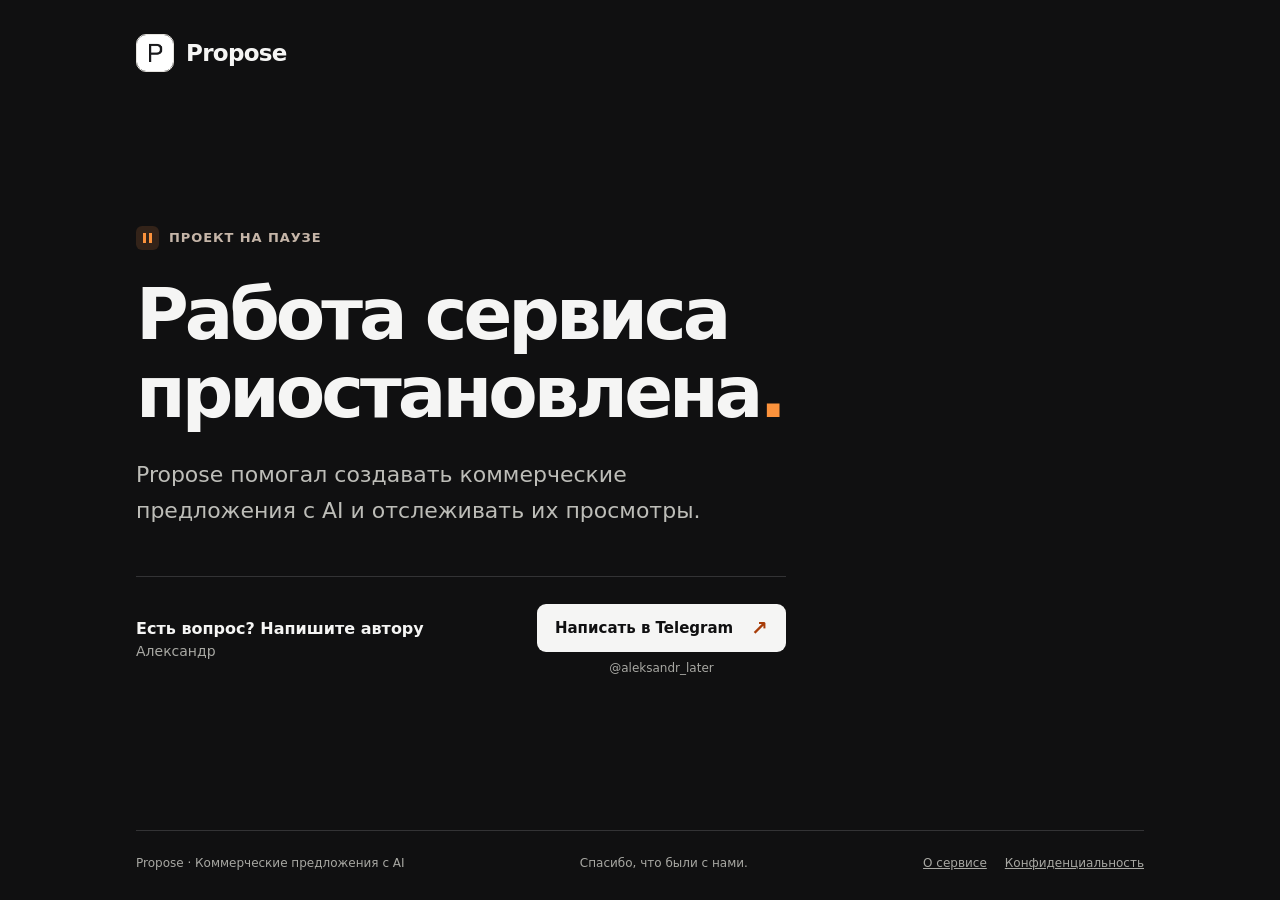
<file: index.html>
<!doctype html>
<html lang="ru" data-analytics-page="home">
<head>
  <meta charset="utf-8">
  <meta name="viewport" content="width=device-width, initial-scale=1">
  <meta name="referrer" content="no-referrer">
  <title>Propose — работа сервиса приостановлена</title>
  <meta name="description" content="Propose помогал создавать коммерческие предложения с AI и отслеживать их просмотры. Работа сервиса приостановлена. Контакт автора — на странице.">
  <meta name="robots" content="noindex, follow">
  <meta name="theme-color" content="#101011">
  <link rel="canonical" href="https://propose.bobot.click/">
  <link rel="icon" href="favicon.ico" sizes="any">
  <link rel="apple-touch-icon" href="assets/logo.png">
  <link rel="stylesheet" href="/assets/style.css?v=20260920">
  <meta property="og:type" content="website">
  <meta property="og:locale" content="ru_RU">
  <meta property="og:site_name" content="Propose">
  <meta property="og:url" content="https://propose.bobot.click/">
  <meta property="og:title" content="Propose — работа сервиса приостановлена">
  <meta property="og:description" content="Работа сервиса приостановлена. Контакт автора — на странице.">
  <meta property="og:image" content="https://propose.bobot.click/assets/social-preview.png">
  <meta property="og:image:width" content="1200">
  <meta property="og:image:height" content="630">
  <meta property="og:image:alt" content="Propose. Работа сервиса приостановлена.">
  <meta name="twitter:card" content="summary_large_image">
  <meta name="twitter:title" content="Propose — работа сервиса приостановлена">
  <meta name="twitter:description" content="Работа сервиса приостановлена. Контакт автора — на странице.">
  <meta name="twitter:image" content="https://propose.bobot.click/assets/social-preview.png">
  <meta name="twitter:image:alt" content="Propose. Работа сервиса приостановлена.">
  <script src="/assets/analytics.js" defer></script>
</head>
<body>
  <div class="shell">
    <header><img class="logo" src="assets/logo.png" width="38" height="38" alt=""><span class="brand">Propose</span></header>
    <main>
      <div class="eyebrow"><span class="pause" aria-hidden="true"></span>Проект на паузе</div>
      <h1>Работа сервиса<br>приостановлена<span class="accent">.</span></h1>
      <p class="description">Propose помогал создавать коммерческие предложения с AI и отслеживать их просмотры.</p>
      <section class="contact" aria-label="Контакт автора">
        <div><p class="contact-label">Есть вопрос? Напишите автору</p><p class="author">Александр</p></div>
        <div><a href="https://t.me/aleksandr_later" rel="noreferrer">Написать в Telegram <span aria-hidden="true">↗</span></a><span class="handle">@aleksandr_later</span></div>
      </section>
    </main>
    <footer><p>Propose · Коммерческие предложения с AI</p><p>Спасибо, что были с нами.</p><nav aria-label="Информация"><a href="/terms">О сервисе</a><a href="/privacy">Конфиденциальность</a></nav></footer>
  </div>
</body>
</html>
</file>
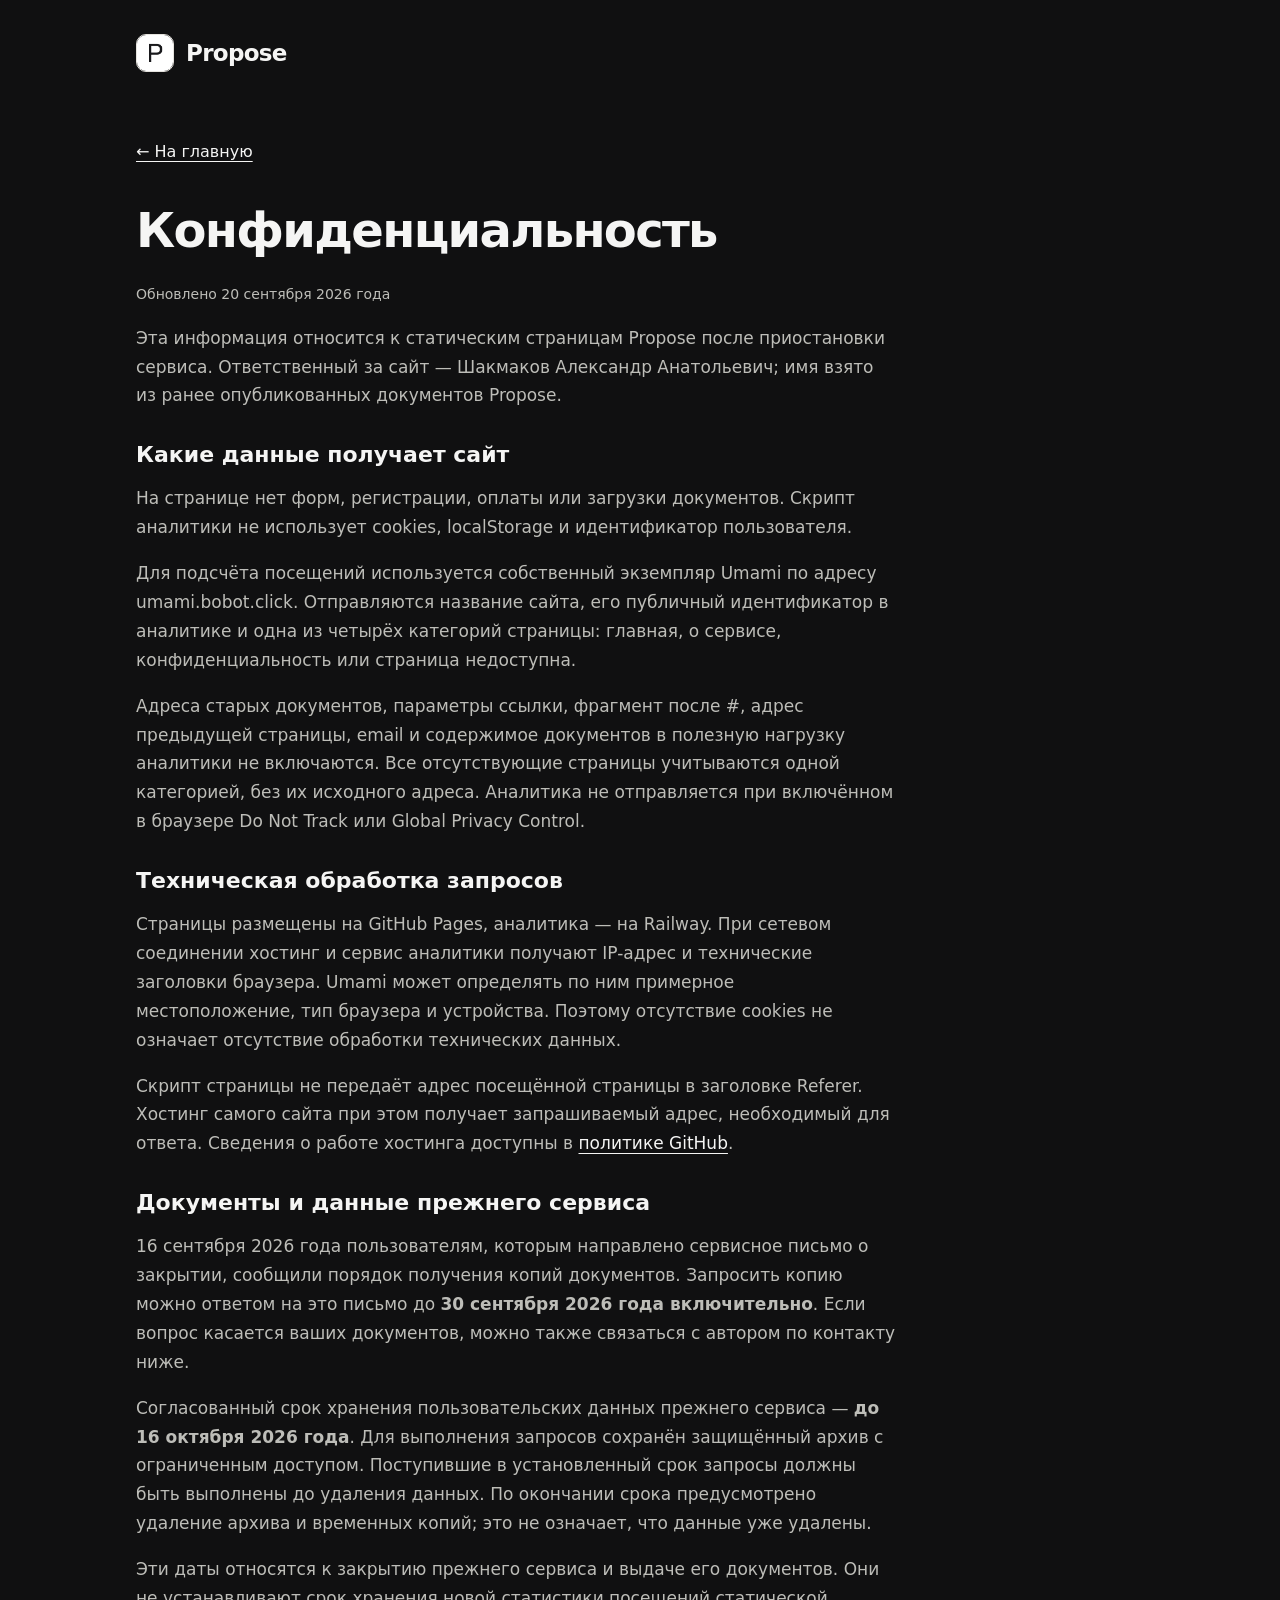
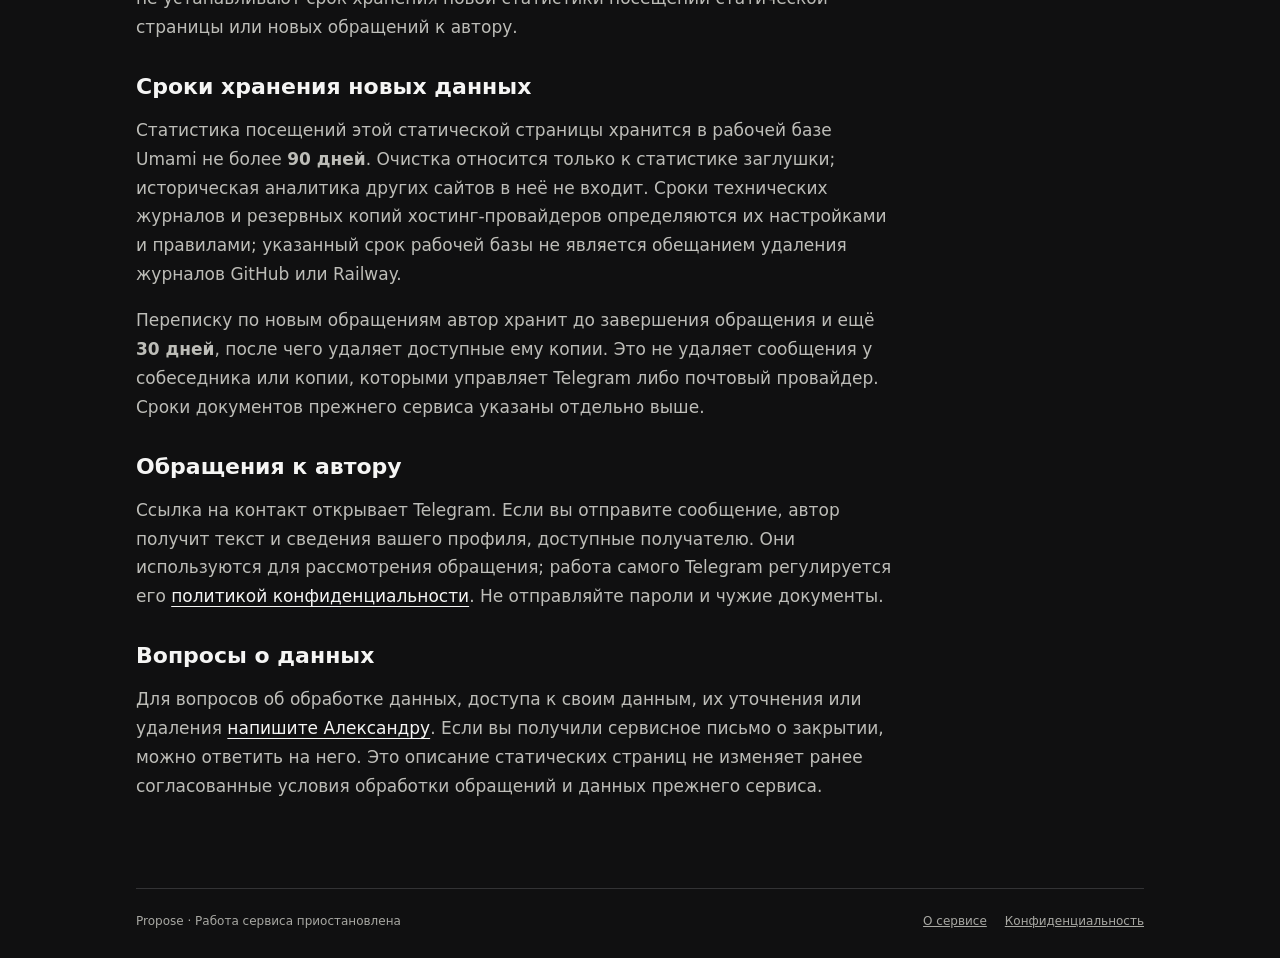
<file: privacy.html>
<!doctype html>
<html lang="ru" data-analytics-page="privacy">
<head>
  <meta charset="utf-8">
  <meta name="viewport" content="width=device-width, initial-scale=1">
  <meta name="referrer" content="no-referrer">
  <meta name="robots" content="noindex, follow">
  <meta name="theme-color" content="#101011">
  <title>Конфиденциальность — Propose</title>
  <meta name="description" content="Конфиденциальность статической страницы Propose. Работа сервиса приостановлена.">
  <link rel="canonical" href="https://propose.bobot.click/privacy">
  <link rel="icon" href="/favicon.ico" sizes="any">
  <link rel="stylesheet" href="/assets/style.css?v=20260920">
  <script src="/assets/analytics.js" defer></script>
</head>
<body>
  <div class="shell">
    <header><img class="logo" src="/assets/logo.png" width="38" height="38" alt=""><span class="brand">Propose</span></header>
    <main class="legal">
      <a class="back" href="/">← На главную</a>
      <h1>Конфиденциаль&shy;ность</h1>
      <p class="date">Обновлено 20 сентября 2026 года</p>
      <p>Эта информация относится к статическим страницам Propose после приостановки сервиса. Ответственный за сайт — Шакмаков Александр Анатольевич; имя взято из ранее опубликованных документов Propose.</p>
<h2>Какие данные получает сайт</h2>
<p>На странице нет форм, регистрации, оплаты или загрузки документов. Скрипт аналитики не использует cookies, localStorage и идентификатор пользователя.</p>
<p>Для подсчёта посещений используется собственный экземпляр Umami по адресу umami.bobot.click. Отправляются название сайта, его публичный идентификатор в аналитике и одна из четырёх категорий страницы: главная, о сервисе, конфиденциальность или страница недоступна.</p>
<p>Адреса старых документов, параметры ссылки, фрагмент после #, адрес предыдущей страницы, email и содержимое документов в полезную нагрузку аналитики не включаются. Все отсутствующие страницы учитываются одной категорией, без их исходного адреса. Аналитика не отправляется при включённом в браузере Do Not Track или Global Privacy Control.</p>
<h2>Техническая обработка запросов</h2>
<p>Страницы размещены на GitHub Pages, аналитика — на Railway. При сетевом соединении хостинг и сервис аналитики получают IP-адрес и технические заголовки браузера. Umami может определять по ним примерное местоположение, тип браузера и устройства. Поэтому отсутствие cookies не означает отсутствие обработки технических данных.</p>
<p>Скрипт страницы не передаёт адрес посещённой страницы в заголовке Referer. Хостинг самого сайта при этом получает запрашиваемый адрес, необходимый для ответа. Сведения о работе хостинга доступны в <a href="https://docs.github.com/en/site-policy/privacy-policies/github-general-privacy-statement" rel="noreferrer">политике GitHub</a>.</p>
<h2>Документы и данные прежнего сервиса</h2>
<p>16 сентября 2026 года пользователям, которым направлено сервисное письмо о закрытии, сообщили порядок получения копий документов. Запросить копию можно ответом на это письмо до <strong>30 сентября 2026 года включительно</strong>. Если вопрос касается ваших документов, можно также связаться с автором по контакту ниже.</p>
<p>Согласованный срок хранения пользовательских данных прежнего сервиса — <strong>до 16 октября 2026 года</strong>. Для выполнения запросов сохранён защищённый архив с ограниченным доступом. Поступившие в установленный срок запросы должны быть выполнены до удаления данных. По окончании срока предусмотрено удаление архива и временных копий; это не означает, что данные уже удалены.</p>
<p>Эти даты относятся к закрытию прежнего сервиса и выдаче его документов. Они не устанавливают срок хранения новой статистики посещений статической страницы или новых обращений к автору.</p>
<h2>Сроки хранения новых данных</h2>
<p>Статистика посещений этой статической страницы хранится в рабочей базе Umami не более <strong>90 дней</strong>. Очистка относится только к статистике заглушки; историческая аналитика других сайтов в неё не входит. Сроки технических журналов и резервных копий хостинг-провайдеров определяются их настройками и правилами; указанный срок рабочей базы не является обещанием удаления журналов GitHub или Railway.</p>
<p>Переписку по новым обращениям автор хранит до завершения обращения и ещё <strong>30 дней</strong>, после чего удаляет доступные ему копии. Это не удаляет сообщения у собеседника или копии, которыми управляет Telegram либо почтовый провайдер. Сроки документов прежнего сервиса указаны отдельно выше.</p>
<h2>Обращения к автору</h2>
<p>Ссылка на контакт открывает Telegram. Если вы отправите сообщение, автор получит текст и сведения вашего профиля, доступные получателю. Они используются для рассмотрения обращения; работа самого Telegram регулируется его <a href="https://telegram.org/privacy" rel="noreferrer">политикой конфиденциальности</a>. Не отправляйте пароли и чужие документы.</p>
<h2>Вопросы о данных</h2>
<p>Для вопросов об обработке данных, доступа к своим данным, их уточнения или удаления <a href="https://t.me/aleksandr_later" rel="noreferrer">напишите Александру</a>. Если вы получили сервисное письмо о закрытии, можно ответить на него. Это описание статических страниц не изменяет ранее согласованные условия обработки обращений и данных прежнего сервиса.</p>
    </main>
    <footer><p>Propose · Работа сервиса приостановлена</p><nav aria-label="Информация"><a href="/terms">О сервисе</a><a href="/privacy">Конфиденциальность</a></nav></footer>
  </div>
</body>
</html>
</file>
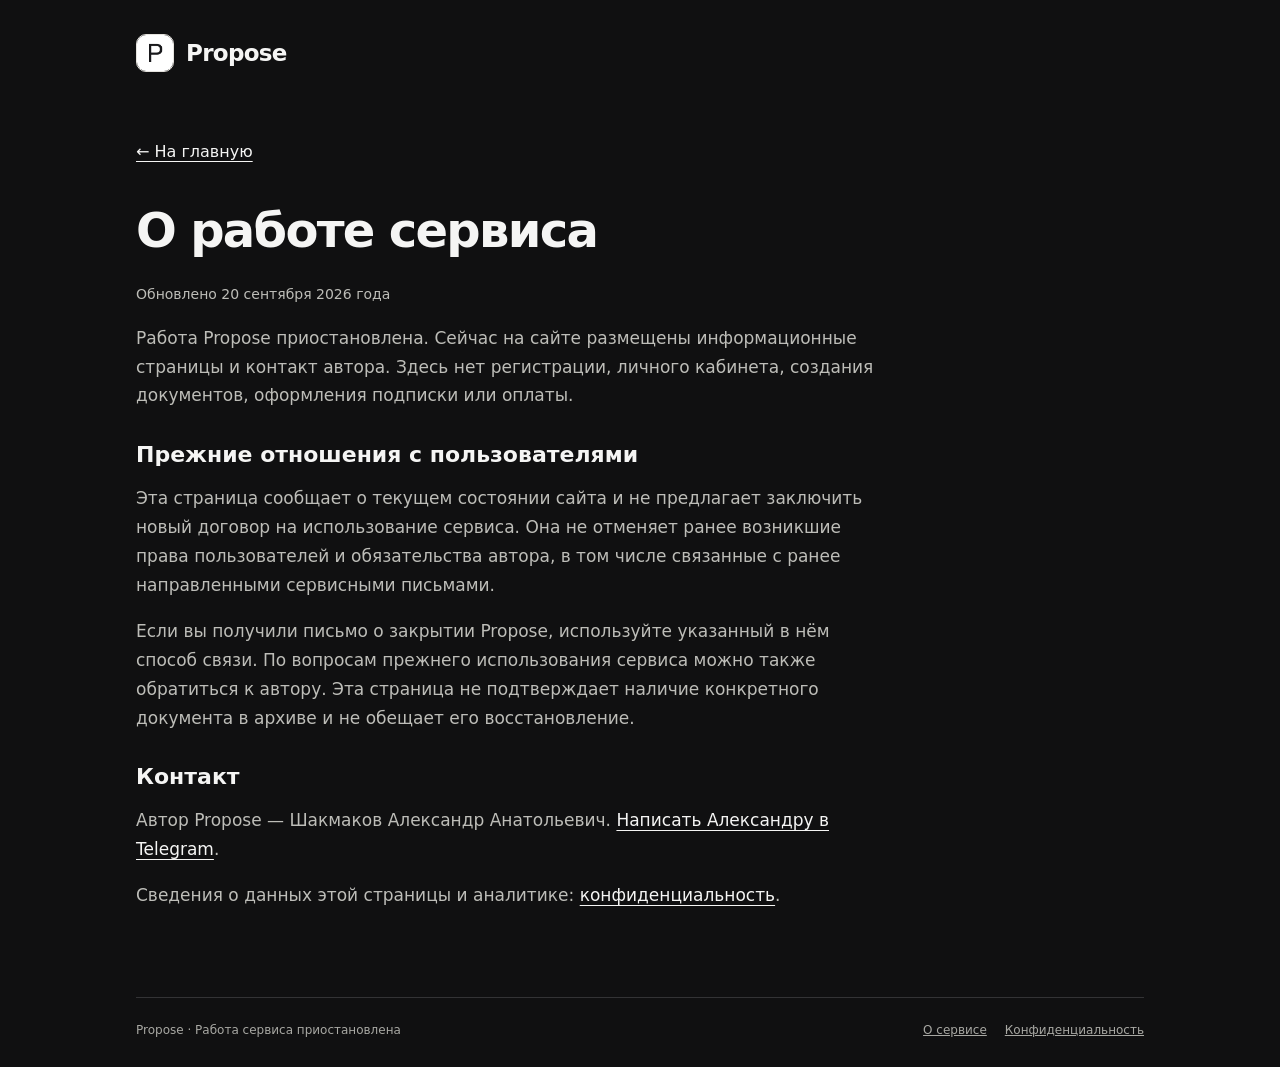
<file: terms.html>
<!doctype html>
<html lang="ru" data-analytics-page="terms">
<head>
  <meta charset="utf-8">
  <meta name="viewport" content="width=device-width, initial-scale=1">
  <meta name="referrer" content="no-referrer">
  <meta name="robots" content="noindex, follow">
  <meta name="theme-color" content="#101011">
  <title>О работе сервиса — Propose</title>
  <meta name="description" content="О работе сервиса статической страницы Propose. Работа сервиса приостановлена.">
  <link rel="canonical" href="https://propose.bobot.click/terms">
  <link rel="icon" href="/favicon.ico" sizes="any">
  <link rel="stylesheet" href="/assets/style.css?v=20260920">
  <script src="/assets/analytics.js" defer></script>
</head>
<body>
  <div class="shell">
    <header><img class="logo" src="/assets/logo.png" width="38" height="38" alt=""><span class="brand">Propose</span></header>
    <main class="legal">
      <a class="back" href="/">← На главную</a>
      <h1>О работе сервиса</h1>
      <p class="date">Обновлено 20 сентября 2026 года</p>
      <p>Работа Propose приостановлена. Сейчас на сайте размещены информационные страницы и контакт автора. Здесь нет регистрации, личного кабинета, создания документов, оформления подписки или оплаты.</p>
<h2>Прежние отношения с пользователями</h2>
<p>Эта страница сообщает о текущем состоянии сайта и не предлагает заключить новый договор на использование сервиса. Она не отменяет ранее возникшие права пользователей и обязательства автора, в том числе связанные с ранее направленными сервисными письмами.</p>
<p>Если вы получили письмо о закрытии Propose, используйте указанный в нём способ связи. По вопросам прежнего использования сервиса можно также обратиться к автору. Эта страница не подтверждает наличие конкретного документа в архиве и не обещает его восстановление.</p>
<h2>Контакт</h2>
<p>Автор Propose — Шакмаков Александр Анатольевич. <a href="https://t.me/aleksandr_later" rel="noreferrer">Написать Александру в Telegram</a>.</p>
<p>Сведения о данных этой страницы и аналитике: <a href="/privacy">конфиденциальность</a>.</p>
    </main>
    <footer><p>Propose · Работа сервиса приостановлена</p><nav aria-label="Информация"><a href="/terms">О сервисе</a><a href="/privacy">Конфиденциальность</a></nav></footer>
  </div>
</body>
</html>
</file>
<file: assets/style.css>
*{box-sizing:border-box}html{color-scheme:dark}body{margin:0;background:#101011;color:#f5f5f4;font-family:system-ui,-apple-system,BlinkMacSystemFont,"Segoe UI",sans-serif;-webkit-font-smoothing:antialiased}a{color:inherit}a:focus-visible{outline:3px solid #fb923c;outline-offset:6px} .shell{max-width:1088px;margin:auto;padding:0 40px;min-height:100svh;display:flex;flex-direction:column}header{padding:34px 0;display:flex;align-items:center;gap:12px}.brand{font-size:23px;font-weight:750;letter-spacing:-.7px}.logo{width:38px;height:38px;border:1px solid #e5e3de;border-radius:10px;background:white}main{flex:1;display:grid;align-content:center;padding:65px 0 100px;max-width:850px}.eyebrow{display:flex;align-items:center;gap:10px;color:#c5b5a8;font-size:13px;font-weight:650;letter-spacing:.07em;text-transform:uppercase}.pause{display:inline-flex;gap:3px;padding:7px;border-radius:6px;background:#332319}.pause:before,.pause:after{content:"";width:3px;height:10px;background:#fb923c}h1{font-size:clamp(40px,6.1vw,72px);line-height:1.08;letter-spacing:-.055em;font-weight:700;margin:26px 0}.description{font-size:clamp(18px,2.1vw,22px);line-height:1.6;color:#bdbdb8;max-width:625px;margin:0}.contact{border-top:1px solid #333335;margin-top:48px;padding-top:27px;display:flex;align-items:center;justify-content:space-between;gap:24px;max-width:650px}.contact p{margin:0}.contact-label{font-weight:600;font-size:16px}.author{color:#a8a8a3;font-size:14px;margin-top:5px!important}.contact a{display:inline-flex;align-items:center;justify-content:center;gap:18px;min-height:48px;padding:13px 18px;background:#f5f5f4;color:#101011;border-radius:9px;font-size:15px;font-weight:550;text-decoration:none}.contact a:hover{background:#dededb}.contact a span{color:#a83d09;font-size:20px;line-height:1}.handle{display:block;margin-top:9px;font-size:12px;color:#a8a8a3;text-align:center}footer{border-top:1px solid #333335;padding:23px 0 27px;display:flex;justify-content:space-between;gap:18px;color:#a8a8a3;font-size:12px;line-height:1.6}footer p{margin:0}.accent{color:#fb923c}@media(max-width:600px){.shell{padding:0 24px}header{padding:25px 0}main{padding:48px 0 64px}h1{font-size:clamp(30px,9.4vw,52px);margin:23px 0}.contact{margin-top:34px;align-items:flex-start;flex-direction:column;gap:21px}.contact a{min-height:48px}.handle{text-align:left}footer{flex-direction:column;gap:4px}.eyebrow{font-size:11px}}@media(forced-colors:active){.pause:before,.pause:after{background:CanvasText}.contact a{border:1px solid ButtonText}}

footer nav{display:flex;gap:18px;flex-wrap:wrap}footer{flex-wrap:wrap;gap:12px} .legal{display:block;max-width:760px;padding:36px 0 70px}.legal h1{font-size:clamp(30px,5vw,48px);letter-spacing:-.035em;overflow-wrap:anywhere}.legal h2{font-size:22px;margin:32px 0 12px}.legal p,.legal li{font-size:17px;line-height:1.7;color:#bdbdb8}.legal a{color:#f5f5f4;text-underline-offset:4px}.legal .date{font-size:14px}.back{display:inline-block;margin-bottom:18px}
</file>
